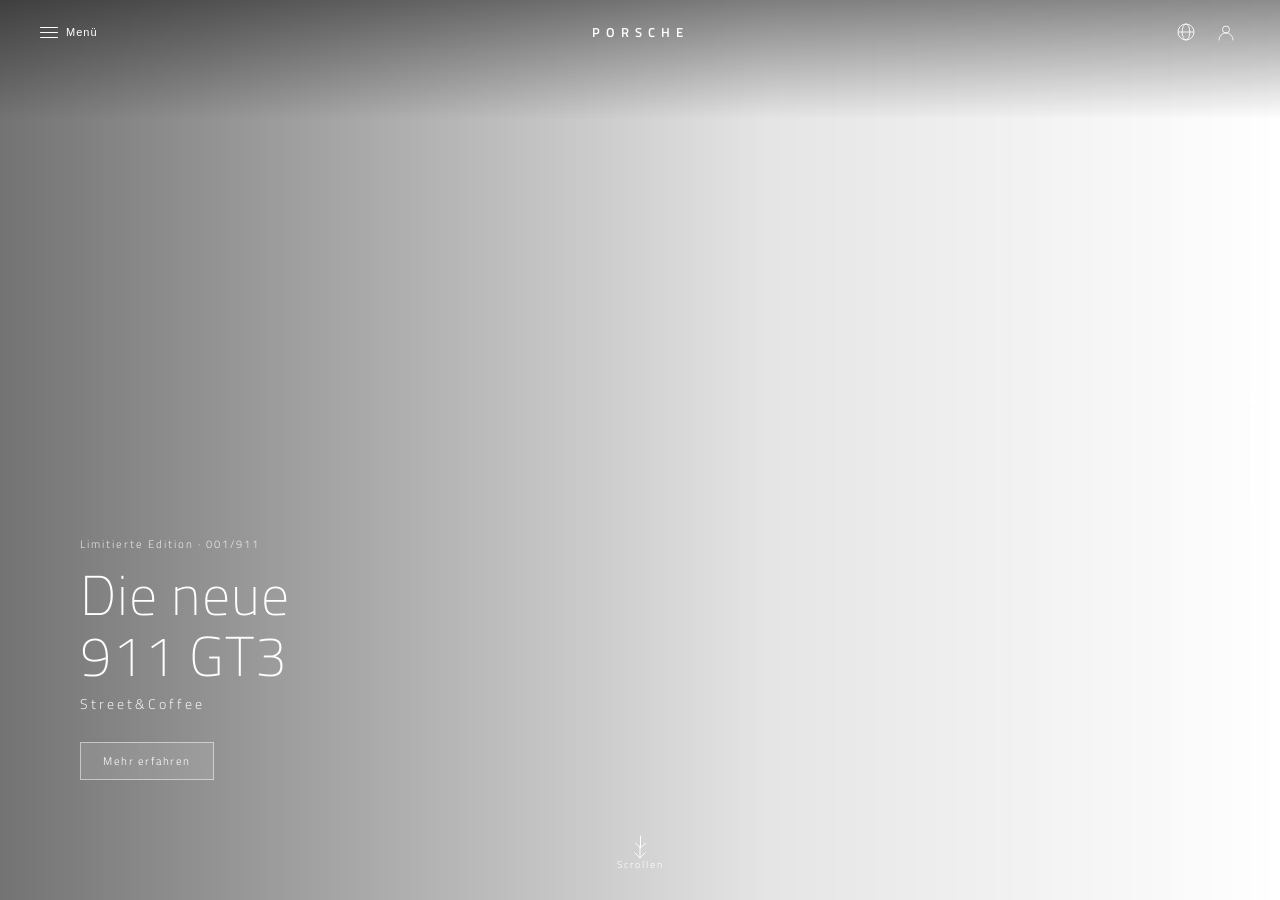
<file: index.html>
<!DOCTYPE html>
<html lang="de">

<head>
    <meta charset="UTF-8">
    <meta name="viewport" content="width=device-width, initial-scale=1.0">
    <title>Porsche Brewing</title>
    <link rel="preconnect" href="https://fonts.googleapis.com">
    <link href="https://fonts.googleapis.com/css2?family=Titillium+Web:wght@200;300;400;600&display=swap"
        rel="stylesheet">
    <link rel="stylesheet" href="style.css">
</head>

<body>

    <div class="overlay" id="overlay">
        <div class="ov-top">
            <span class="ov-brand">PORSCHE</span>
            <button class="ov-close" onclick="closeMenu()">&#x2715;</button>
        </div>
        <ul class="ov-nav">
            <li><a href="index.html">Startseite</a></li>
            <li><a href="cayenne.html">Cayenne S+V</a></li>
            <li><a href="gt3.html">911 GT3</a></li>
            <li><a href="panamera.html">Panamera Comfort</a></li>
            <li><a href="#">Zubehör</a></li>
            <li><a href="#">Händler</a></li>
        </ul>
    </div>

    <nav id="nav" class="dark">
        <div class="nav-left">
            <button class="nav-menu-btn" onclick="openMenu()">
                <div class="ham"><i></i><i></i><i></i></div>
                <span class="lbl">Menü</span>
            </button>
        </div>
        <span class="nav-brand">PORSCHE</span>
        <div class="nav-right">
            <button class="nav-icon">
                <svg width="20" height="20" fill="none" viewBox="0 0 20 20">
                    <circle cx="10" cy="10" r="8" stroke="white" stroke-width=".85" />
                    <ellipse cx="10" cy="10" rx="3.8" ry="8" stroke="white" stroke-width=".85" />
                    <line x1="2" y1="10" x2="18" y2="10" stroke="white" stroke-width=".85" />
                </svg>
            </button>
            <button class="nav-icon">
                <svg width="20" height="20" fill="none" viewBox="0 0 20 20">
                    <circle cx="10" cy="7.5" r="3.5" stroke="white" stroke-width=".85" />
                    <path d="M3 18c0-3.866 3.134-7 7-7s7 3.134 7 7" stroke="white" stroke-width=".85"
                        stroke-linecap="round" />
                </svg>
            </button>
        </div>
    </nav>

    <div id="scroller">

        <div class="panel p-hero" data-theme="dark">
            <div class="panel-bg"
                style="background-image: url('images/Espresso_machine_pouring_espresso_202606160926.mp4');"></div>
            <div class="hero-grad"></div>
            <div class="panel-body">
                <p class="panel-eyebrow">Limitierte Edition · 001/911</p>
                <h1 class="panel-title">Die neue<br>911 GT3</h1>
                <p class="panel-sub">Street&amp;Coffee</p>
                <a href="#" class="btn-glass">Mehr erfahren</a>
            </div>
            <div class="hero-arrow">
                <svg width="20" height="20" fill="none" viewBox="0 0 20 20">
                    <path d="M10 4v12M5 11l5 5 5-5" stroke="white" stroke-width=".9" stroke-linecap="round" />
                </svg>
            </div>
        </div>

        <div class="panel p-thumbs" data-theme="light">
            <div class="thumbs-row">
                <div class="thumb">
                    <div class="thumb-bg" style="background-image: url('images/cayenne.png');"></div>
                    <div class="thumb-label">Cayenne S+V</div>
                </div>
                <div class="thumb">
                    <div class="thumb-bg" style="background-image: url('images/panamera.png');"></div>
                    <div class="thumb-label">Panamera Comfort</div>
                </div>
                <div class="thumb">
                    <div class="thumb-bg" style="background-image: url('images/gt3.png');"></div>
                    <div class="thumb-label">911 GT3C</div>
                </div>
            </div>
            <div class="specs-text">
                Cayenne S+V: 2 Gruppen · 3 Auslässe · 45 mm · Energieklasse A ·
                Panamera Comfort: Behältergröße 500 g · Reinigungsprogramm: Auto, Clean, Kaltbrause ·
                911 GT3C: Druck 9 bar konstant · Gewicht 18 kg
            </div>
        </div>

        <div class="panel p-claim" data-theme="light">
            <h2>Ihre Porsche Essenz beginnt jetzt.</h2>
        </div>

        <div class="panel p-finder" data-theme="light">
            <div class="finder-left">
                <h3>Finden Sie Ihre Porsche<br>Brewing Performance.</h3>
                <p>Ob für die Heimbar oder die professionelle Küche.</p>
                <small>Geben Sie einen Ort für Ihre Suche an:</small>
                <div class="finder-input">
                    <input type="text" placeholder="PLZ oder Ort">
                </div>
            </div>
            <div class="finder-right">
                <img src="images/lineup.png" alt="Alle Modelle">
            </div>
        </div>

        <div class="panel p-zub-header" data-theme="dark">
            <div class="zub-bg" style="background-image: url('images/zubehoer.png');"></div>
            <div class="zub-grad"></div>
            <div class="zub-content">
                <h2>Entdecken Sie Porsche<br>Zubehör</h2>
                <a href="#" class="btn-outline-white">Zum Onlineshop</a>
            </div>
        </div>

        <div class="panel p-zub-tiles" data-theme="dark">
            <div class="ztile">
                <div class="ztile-bg" style="background-image: url('images/accessories.png');"></div>
                <div class="ztile-foot">
                    <span class="ztile-label">Maschinenzubehör</span>
                </div>
            </div>
            <div class="ztile">
                <div class="ztile-bg" style="background-image: url('images/roastery.png');"></div>
                <div class="ztile-foot">
                    <span class="ztile-label">Roastery &amp; Flavours</span>
                </div>
            </div>
            <div class="ztile">
                <div class="ztile-bg" style="background-image: url('images/barista.png');"></div>
                <div class="ztile-foot">
                    <span class="ztile-label">Barista &amp; Lifestyle</span>
                </div>
            </div>
        </div>

        <div class="panel p-footer" data-theme="dark">
            <div class="footer-back">
                <button class="back-btn" onclick="goTo(0)">Nach oben</button>
            </div>
            <div class="footer-grid">
                <div class="footer-col">
                    <h4>Aktuelle Region / Sprache</h4>
                    <a href="#">Deutschland / Deutsch</a>
                    <a href="#">Ändern</a>
                </div>
                <div class="footer-col">
                    <h4>Unternehmen</h4>
                    <a href="#">Investor Relations</a>
                    <a href="#">Karriere</a>
                    <a href="#">Newsroom &amp; Presse</a>
                </div>
                <div class="footer-col">
                    <h4>Porsche im Web</h4>
                    <a href="#">Porsche Homepage</a>
                    <a href="#">Shop</a>
                    <a href="#">Porsche Konfigurator</a>
                </div>
            </div>
            <p class="footer-legal">© 2026 Porsche Brewing GmbH · Impressum · Datenschutz</p>
        </div>

    </div>

    <div id="dots"></div>
    <div id="scrollHint">
        <svg width="18" height="18" fill="none" viewBox="0 0 18 18">
            <path d="M9 3v12M4 10l5 5 5-5" stroke="white" stroke-width=".9" stroke-linecap="round" />
        </svg>
        <span>Scrollen</span>
    </div>

    <script src="main.js"></script>
</body>

</html>
</file>
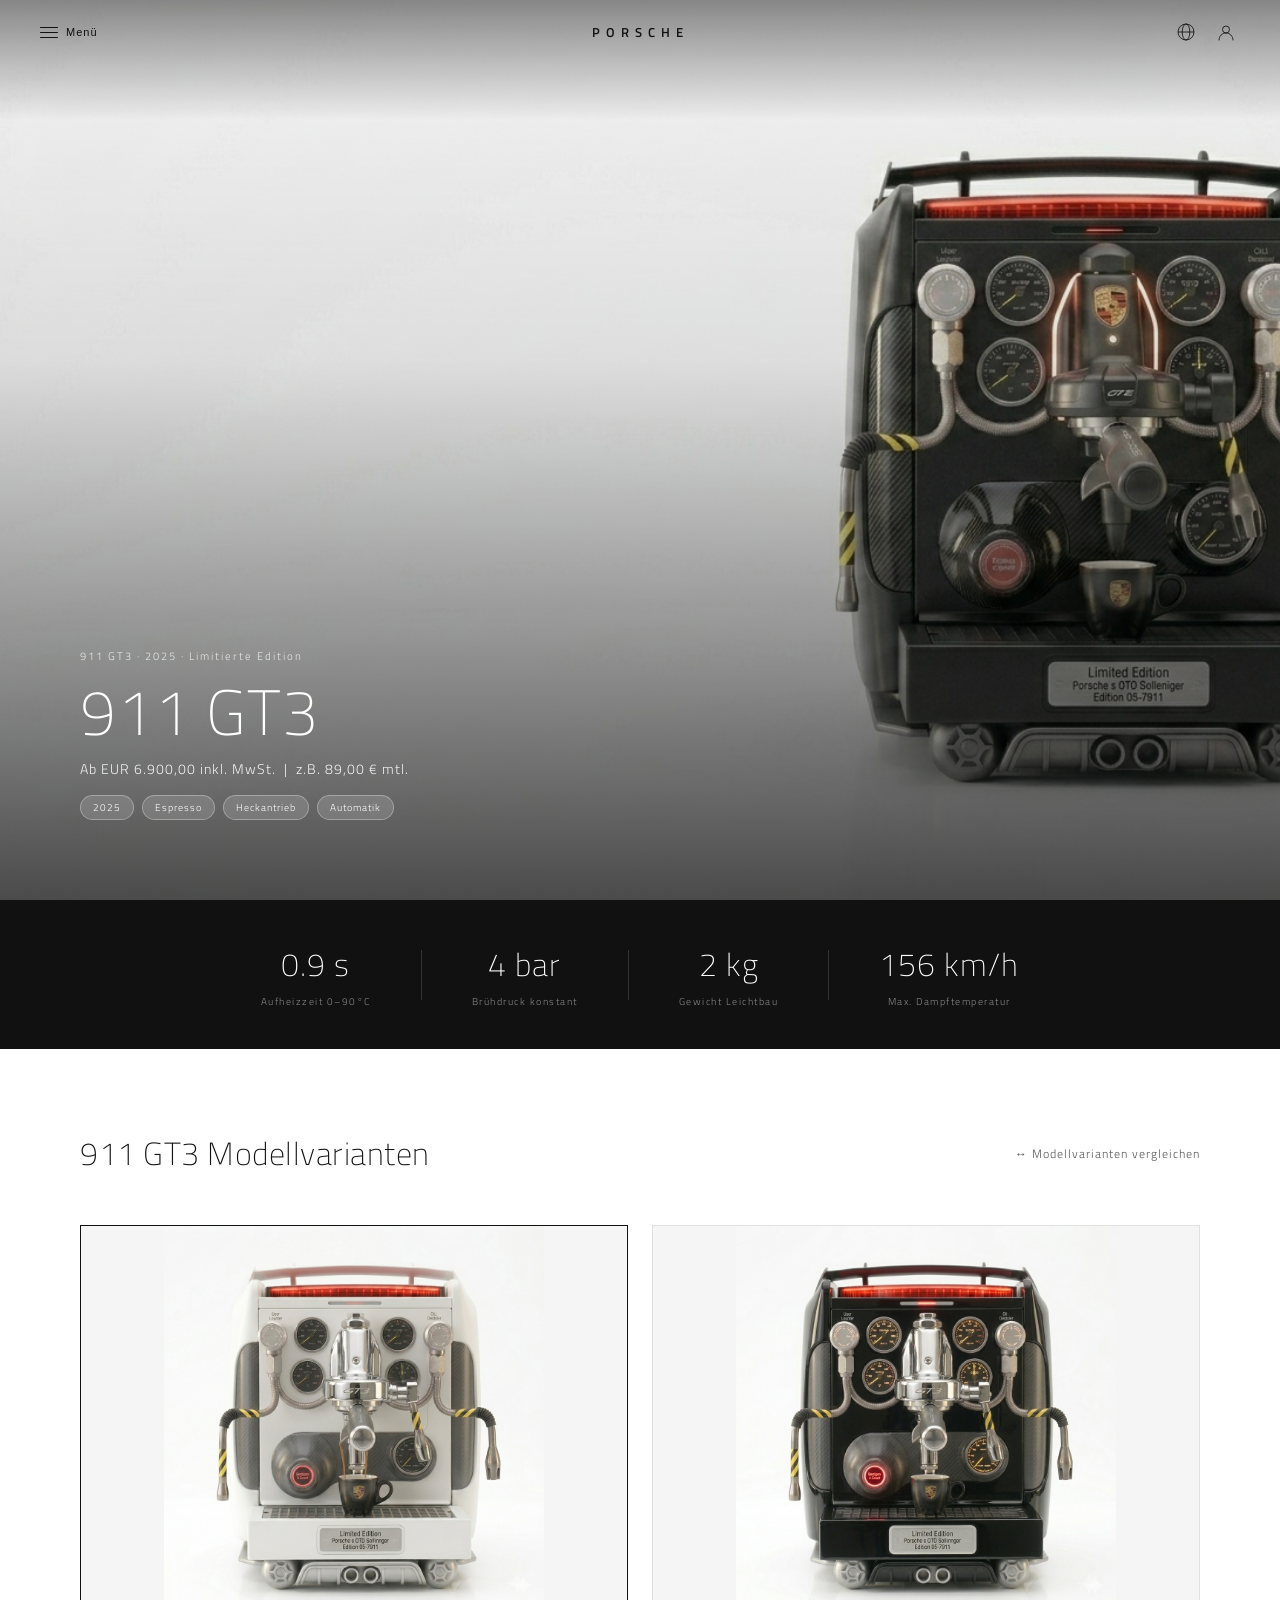
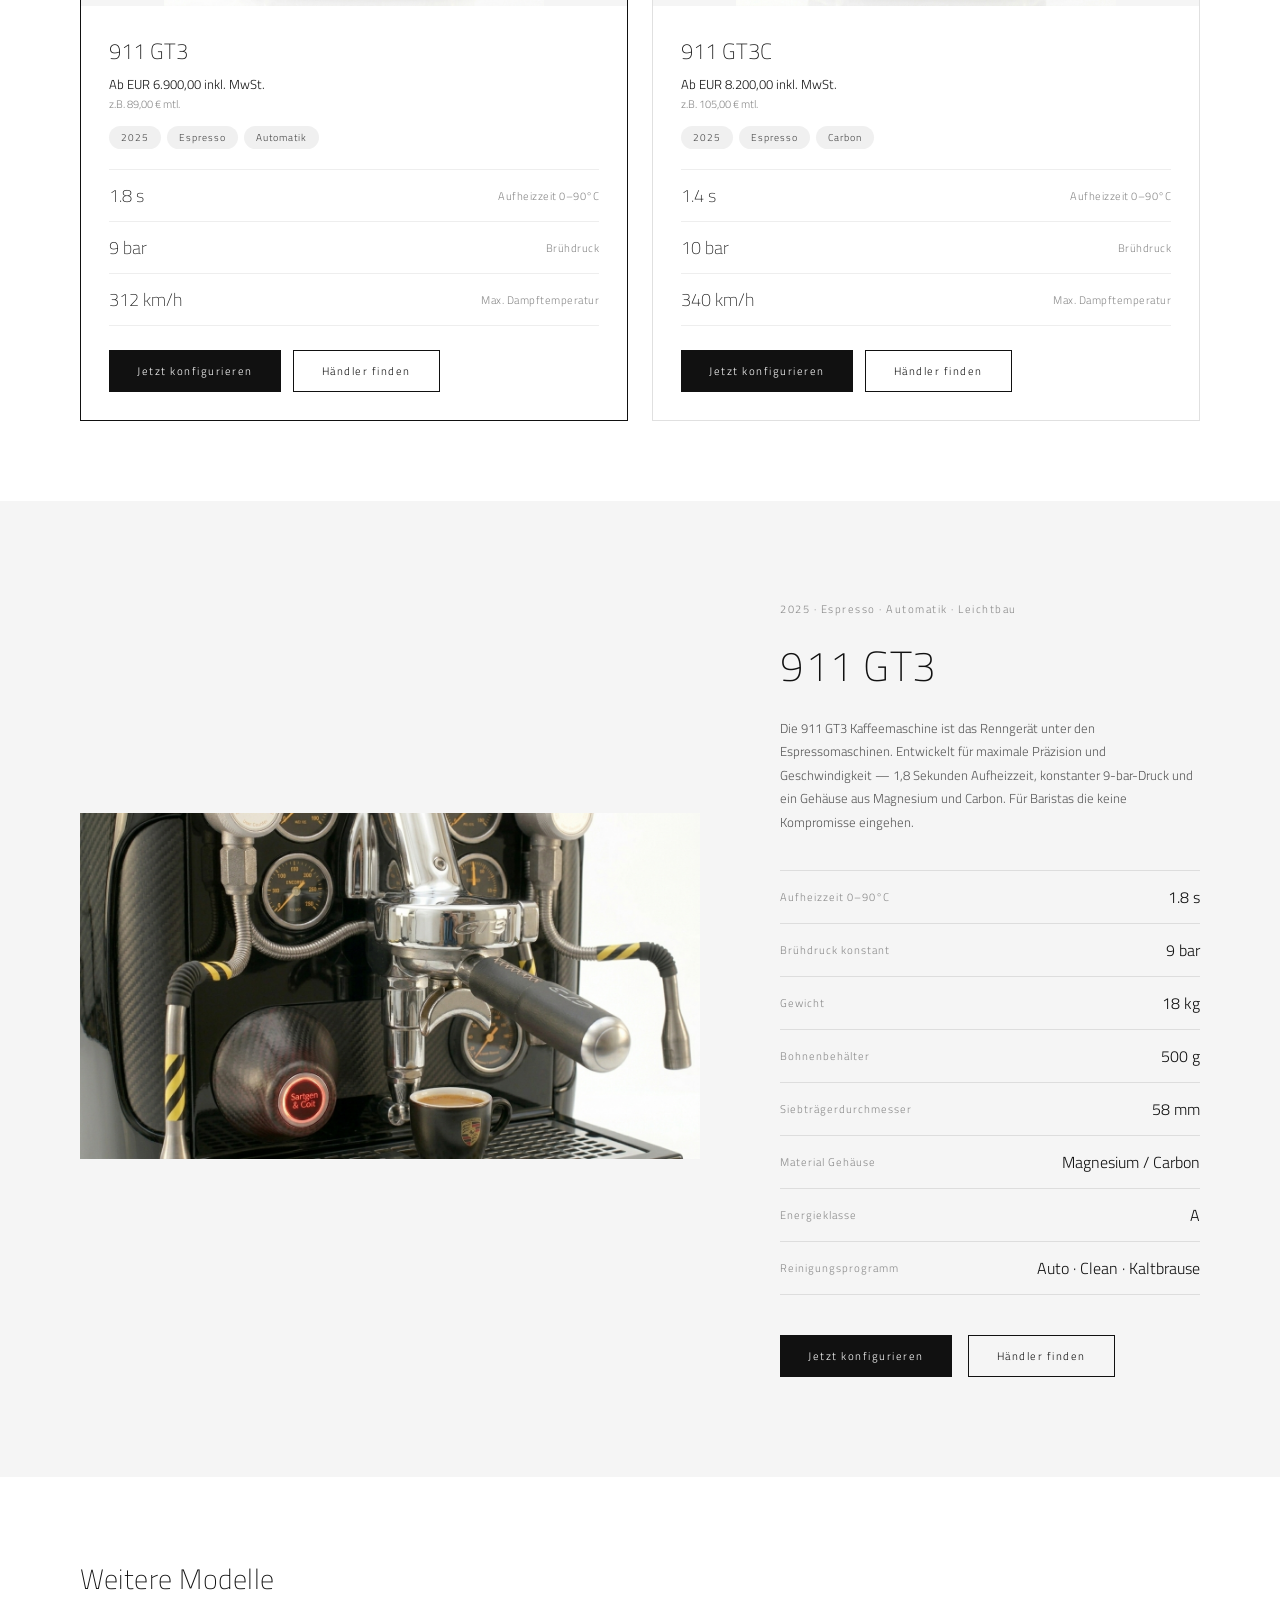
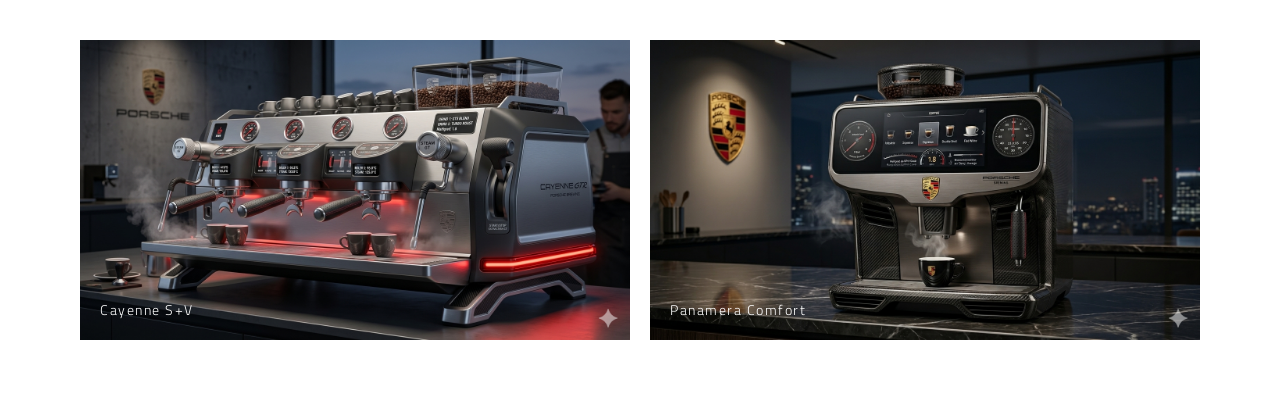
<file: gt3.html>
<!DOCTYPE html>
<html lang="de">

<head>
    <meta charset="UTF-8">
    <meta name="viewport" content="width=device-width, initial-scale=1.0">
    <title>911 GT3 | Porsche Brewing</title>
    <link rel="preconnect" href="https://fonts.googleapis.com">
    <link href="https://fonts.googleapis.com/css2?family=Titillium+Web:wght@200;300;400;600&display=swap"
        rel="stylesheet">
    <link rel="stylesheet" href="style.css">
    <link rel="stylesheet" href="product.css">
</head>

<body class="product-page">

    <nav id="nav" class="dark">
        <div class="nav-left">
            <button class="nav-menu-btn" onclick="openMenu()">
                <div class="ham"><i></i><i></i><i></i></div>
                <span class="lbl">Menü</span>
            </button>
        </div>
        <span class="nav-brand">PORSCHE</span>
        <div class="nav-right">
            <button class="nav-icon">
                <svg width="20" height="20" fill="none" viewBox="0 0 20 20">
                    <circle cx="10" cy="10" r="8" stroke="currentColor" stroke-width=".85" />
                    <ellipse cx="10" cy="10" rx="3.8" ry="8" stroke="currentColor" stroke-width=".85" />
                    <line x1="2" y1="10" x2="18" y2="10" stroke="currentColor" stroke-width=".85" />
                </svg>
            </button>
            <button class="nav-icon">
                <svg width="20" height="20" fill="none" viewBox="0 0 20 20">
                    <circle cx="10" cy="7.5" r="3.5" stroke="currentColor" stroke-width=".85" />
                    <path d="M3 18c0-3.866 3.134-7 7-7s7 3.134 7 7" stroke="currentColor" stroke-width=".85"
                        stroke-linecap="round" />
                </svg>
            </button>
        </div>
    </nav>

    <div class="overlay" id="overlay">
        <div class="ov-top">
            <span class="ov-brand">PORSCHE</span>
            <button class="ov-close" onclick="closeMenu()">&#x2715;</button>
        </div>
        <ul class="ov-nav">
            <li><a href="index.html">Startseite</a></li>
            <li><a href="cayenne.html">Cayenne S+V</a></li>
            <li><a href="gt3.html">911 GT3</a></li>
            <li><a href="panamera.html">Panamera Comfort</a></li>
            <li><a href="#">Zubehör</a></li>
            <li><a href="#">Händler</a></li>
        </ul>
    </div>

    <!-- HERO -->
    <section class="prod-hero">
        <div class="prod-hero-bg" style="background-image: url('images/gt3-landingpage.png');"></div>
        <div class="prod-hero-grad"></div>
        <div class="prod-hero-content">
            <p class="prod-eyebrow">911 GT3 · 2025 · Limitierte Edition</p>
            <h1 class="prod-title">911 GT3</h1>
            <p class="prod-price">Ab EUR 6.900,00 inkl. MwSt. &nbsp;|&nbsp; z.B. 89,00 € mtl.</p>
            <div class="prod-hero-tags">
                <span class="tag">2025</span>
                <span class="tag">Espresso</span>
                <span class="tag">Heckantrieb</span>
                <span class="tag">Automatik</span>
            </div>
        </div>
    </section>

    <!-- SPECS BAR -->
    <section class="prod-specs-bar">
        <div class="spec-item">
            <span class="spec-value" data-target="1.8" data-suffix=" s">0 s</span>
            <span class="spec-label">Aufheizzeit 0–90°C</span>
        </div>
        <div class="spec-divider"></div>
        <div class="spec-item">
            <span class="spec-value" data-target="9" data-suffix=" bar">0 bar</span>
            <span class="spec-label">Brühdruck konstant</span>
        </div>
        <div class="spec-divider"></div>
        <div class="spec-item">
            <span class="spec-value" data-target="5" data-suffix=" kg">0 kg</span>
            <span class="spec-label">Gewicht Leichtbau</span>
        </div>
        <div class="spec-divider"></div>
        <div class="spec-item">
            <span class="spec-value" data-target="312" data-suffix=" km/h">0 km/h</span>
            <span class="spec-label">Max. Dampftemperatur</span>
        </div>
    </section>

    <!-- MODELLVARIANTEN -->
    <section class="prod-variants">
        <div class="variants-header">
            <h2>911 GT3 Modellvarianten</h2>
            <a href="#" class="variants-compare">↔ Modellvarianten vergleichen</a>
        </div>
        <div class="variants-grid">
            <div class="variant-card active">
                <div class="variant-img" style="background-image: url('images/gt3-weiß.png');"></div>
                <div class="variant-info">
                    <h3>911 GT3</h3>
                    <p class="variant-price">Ab EUR 6.900,00 inkl. MwSt.</p>
                    <p class="variant-monthly">z.B. 89,00 € mtl.</p>
                    <div class="variant-tags">
                        <span class="tag">2025</span>
                        <span class="tag">Espresso</span>
                        <span class="tag">Automatik</span>
                    </div>
                    <div class="variant-specs">
                        <div class="vs-row">
                            <span class="vs-val">1.8 s</span>
                            <span class="vs-lbl">Aufheizzeit 0–90°C</span>
                        </div>
                        <div class="vs-row">
                            <span class="vs-val">9 bar</span>
                            <span class="vs-lbl">Brühdruck</span>
                        </div>
                        <div class="vs-row">
                            <span class="vs-val">312 km/h</span>
                            <span class="vs-lbl">Max. Dampftemperatur</span>
                        </div>
                    </div>
                    <div class="variant-actions">
                        <a href="#" class="btn-primary">Jetzt konfigurieren</a>
                        <a href="#" class="btn-secondary">Händler finden</a>
                    </div>
                </div>
            </div>

            <div class="variant-card">
                <div class="variant-img" style="background-image: url('images/gt3-schwarz.png');"></div>
                <div class="variant-info">
                    <h3>911 GT3C</h3>
                    <p class="variant-price">Ab EUR 8.200,00 inkl. MwSt.</p>
                    <p class="variant-monthly">z.B. 105,00 € mtl.</p>
                    <div class="variant-tags">
                        <span class="tag">2025</span>
                        <span class="tag">Espresso</span>
                        <span class="tag">Carbon</span>
                    </div>
                    <div class="variant-specs">
                        <div class="vs-row">
                            <span class="vs-val">1.4 s</span>
                            <span class="vs-lbl">Aufheizzeit 0–90°C</span>
                        </div>
                        <div class="vs-row">
                            <span class="vs-val">10 bar</span>
                            <span class="vs-lbl">Brühdruck</span>
                        </div>
                        <div class="vs-row">
                            <span class="vs-val">340 km/h</span>
                            <span class="vs-lbl">Max. Dampftemperatur</span>
                        </div>
                    </div>
                    <div class="variant-actions">
                        <a href="#" class="btn-primary">Jetzt konfigurieren</a>
                        <a href="#" class="btn-secondary">Händler finden</a>
                    </div>
                </div>
            </div>
        </div>
    </section>

    <!-- DETAIL BEREICH -->
    <section class="prod-detail">
        <div class="prod-detail-left">
            <img src="images/gt3-detaill.png" alt="911 GT3">
        </div>
        <div class="prod-detail-right">
            <p class="prod-year-tag">2025 · Espresso · Automatik · Leichtbau</p>
            <h2>911 GT3</h2>
            <p class="prod-desc">
                Die 911 GT3 Kaffeemaschine ist das Renngerät unter den Espressomaschinen.
                Entwickelt für maximale Präzision und Geschwindigkeit — 1,8 Sekunden Aufheizzeit,
                konstanter 9-bar-Druck und ein Gehäuse aus Magnesium und Carbon.
                Für Baristas die keine Kompromisse eingehen.
            </p>
            <div class="prod-spec-list">
                <div class="prod-spec-row">
                    <span class="psr-lbl">Aufheizzeit 0–90°C</span>
                    <span class="psr-val">1.8 s</span>
                </div>
                <div class="prod-spec-row">
                    <span class="psr-lbl">Brühdruck konstant</span>
                    <span class="psr-val">9 bar</span>
                </div>
                <div class="prod-spec-row">
                    <span class="psr-lbl">Gewicht</span>
                    <span class="psr-val">18 kg</span>
                </div>
                <div class="prod-spec-row">
                    <span class="psr-lbl">Bohnenbehälter</span>
                    <span class="psr-val">500 g</span>
                </div>
                <div class="prod-spec-row">
                    <span class="psr-lbl">Siebträgerdurchmesser</span>
                    <span class="psr-val">58 mm</span>
                </div>
                <div class="prod-spec-row">
                    <span class="psr-lbl">Material Gehäuse</span>
                    <span class="psr-val">Magnesium / Carbon</span>
                </div>
                <div class="prod-spec-row">
                    <span class="psr-lbl">Energieklasse</span>
                    <span class="psr-val">A</span>
                </div>
                <div class="prod-spec-row">
                    <span class="psr-lbl">Reinigungsprogramm</span>
                    <span class="psr-val">Auto · Clean · Kaltbrause</span>
                </div>
            </div>
            <div class="prod-actions">
                <a href="#" class="btn-primary">Jetzt konfigurieren</a>
                <a href="#" class="btn-secondary">Händler finden</a>
            </div>
        </div>
    </section>

    <!-- WEITERE MODELLE -->
    <section class="prod-more">
        <h3>Weitere Modelle</h3>
        <div class="prod-more-grid">
            <a href="cayenne.html" class="prod-more-card">
                <div class="prod-more-img" style="background-image: url('images/cayenne.png');"></div>
                <span>Cayenne S+V</span>
            </a>
            <a href="panamera.html" class="prod-more-card">
                <div class="prod-more-img" style="background-image: url('images/panamera.png');"></div>
                <span>Panamera Comfort</span>
            </a>
        </div>
    </section>

    <script>
        function openMenu() {
            document.getElementById('overlay').classList.add('open');
        }
        function closeMenu() {
            document.getElementById('overlay').classList.remove('open');
        }
        document.getElementById('nav').className = 'light';

        // ── COUNT UP ANIMATION ──
        function countUp(el, target, duration, suffix) {
            let start = 0;
            const isDecimal = !Number.isInteger(target);
            const step = target / (duration / 16);
            const timer = setInterval(() => {
                start += step;
                if (start >= target) {
                    start = target;
                    clearInterval(timer);
                }
                el.textContent = isDecimal
                    ? start.toFixed(1) + suffix
                    : Math.floor(start) + suffix;
            }, 16);
        }

        // ── STARTEN WENN SICHTBAR ──
        const bar = document.querySelector('.prod-specs-bar');
        let animated = false;

        const observer = new IntersectionObserver((entries) => {
            entries.forEach(entry => {
                if (entry.isIntersecting && !animated) {
                    animated = true;
                    document.querySelectorAll('.spec-value[data-target]').forEach(el => {
                        const target = parseFloat(el.dataset.target);
                        const suffix = el.dataset.suffix;
                        countUp(el, target, 1500, suffix);
                    });
                }
            });
        }, { threshold: 0.3 });

        observer.observe(bar);
    </script>
</body>

</html>
</file>
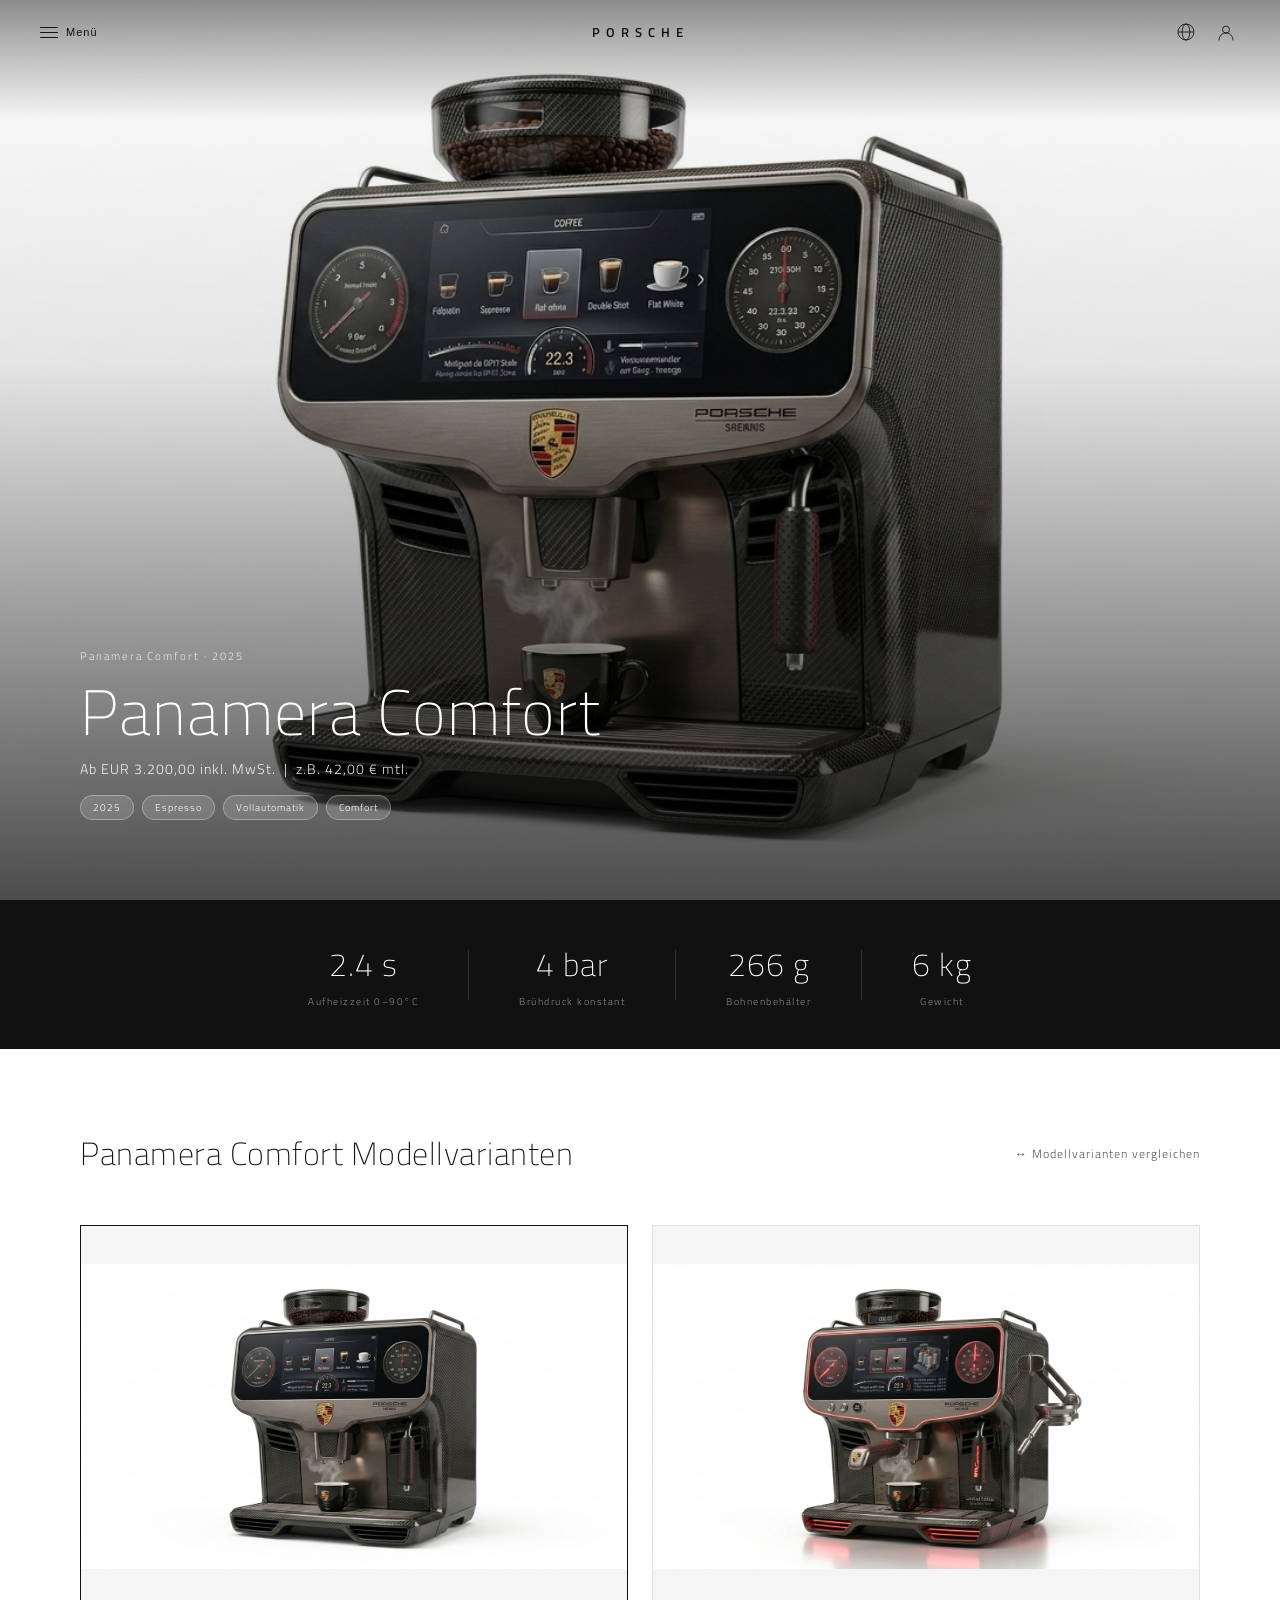
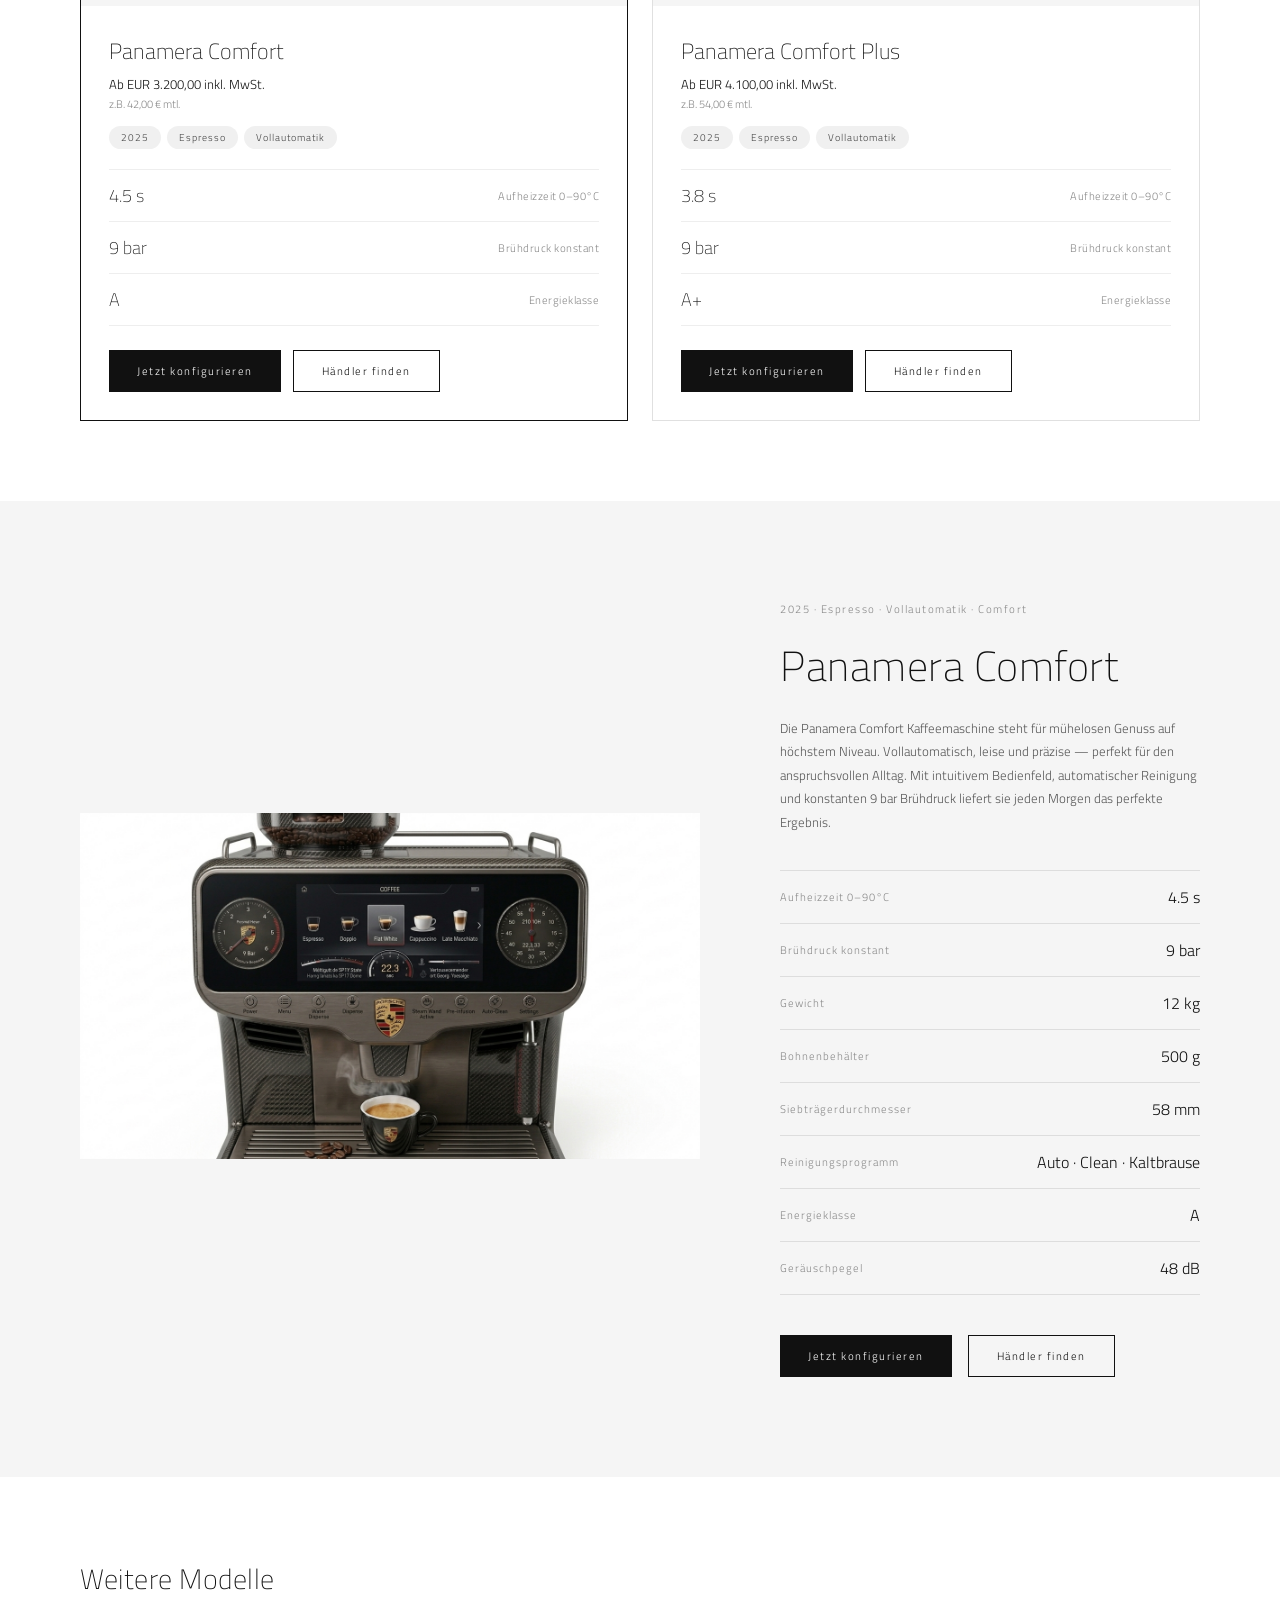
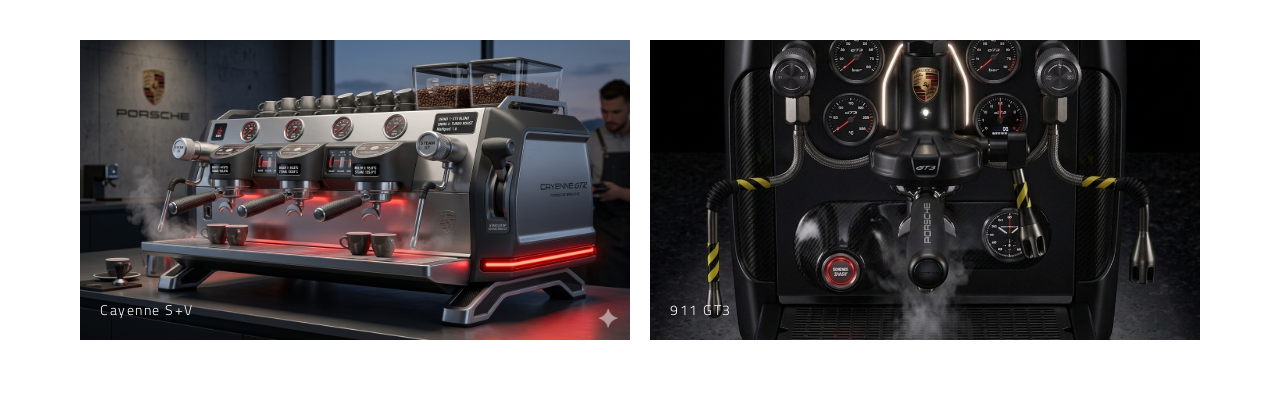
<file: panamera.html>
<!DOCTYPE html>
<html lang="de">

<head>
    <meta charset="UTF-8">
    <meta name="viewport" content="width=device-width, initial-scale=1.0">
    <title>Panamera Comfort | Porsche Brewing</title>
    <link rel="preconnect" href="https://fonts.googleapis.com">
    <link href="https://fonts.googleapis.com/css2?family=Titillium+Web:wght@200;300;400;600&display=swap"
        rel="stylesheet">
    <link rel="stylesheet" href="style.css">
    <link rel="stylesheet" href="product.css">
</head>

<body class="product-page">

    <nav id="nav" class="dark">
        <div class="nav-left">
            <button class="nav-menu-btn" onclick="openMenu()">
                <div class="ham"><i></i><i></i><i></i></div>
                <span class="lbl">Menü</span>
            </button>
        </div>
        <span class="nav-brand">PORSCHE</span>
        <div class="nav-right">
            <button class="nav-icon">
                <svg width="20" height="20" fill="none" viewBox="0 0 20 20">
                    <circle cx="10" cy="10" r="8" stroke="currentColor" stroke-width=".85" />
                    <ellipse cx="10" cy="10" rx="3.8" ry="8" stroke="currentColor" stroke-width=".85" />
                    <line x1="2" y1="10" x2="18" y2="10" stroke="currentColor" stroke-width=".85" />
                </svg>
            </button>
            <button class="nav-icon">
                <svg width="20" height="20" fill="none" viewBox="0 0 20 20">
                    <circle cx="10" cy="7.5" r="3.5" stroke="currentColor" stroke-width=".85" />
                    <path d="M3 18c0-3.866 3.134-7 7-7s7 3.134 7 7" stroke="currentColor" stroke-width=".85"
                        stroke-linecap="round" />
                </svg>
            </button>
        </div>
    </nav>

    <div class="overlay" id="overlay">
        <div class="ov-top">
            <span class="ov-brand">PORSCHE</span>
            <button class="ov-close" onclick="closeMenu()">&#x2715;</button>
        </div>
        <ul class="ov-nav">
            <li><a href="index.html">Startseite</a></li>
            <li><a href="cayenne.html">Cayenne S+V</a></li>
            <li><a href="gt3.html">911 GT3</a></li>
            <li><a href="panamera.html">Panamera Comfort</a></li>
            <li><a href="#">Zubehör</a></li>
            <li><a href="#">Händler</a></li>
        </ul>
    </div>

    <!-- HERO -->
    <section class="prod-hero">
        <div class="prod-hero-bg" style="background-image: url('images/panamera-titel.png');"></div>
        <div class="prod-hero-grad"></div>
        <div class="prod-hero-content">
            <p class="prod-eyebrow">Panamera Comfort · 2025</p>
            <h1 class="prod-title">Panamera Comfort</h1>
            <p class="prod-price">Ab EUR 3.200,00 inkl. MwSt. &nbsp;|&nbsp; z.B. 42,00 € mtl.</p>
            <div class="prod-hero-tags">
                <span class="tag">2025</span>
                <span class="tag">Espresso</span>
                <span class="tag">Vollautomatik</span>
                <span class="tag">Comfort</span>
            </div>
        </div>
    </section>

    <!-- SPECS BAR -->
    <section class="prod-specs-bar">
        <div class="spec-item">
            <span class="spec-value" data-target="4.5" data-suffix=" s">0 s</span>
            <span class="spec-label">Aufheizzeit 0–90°C</span>
        </div>
        <div class="spec-divider"></div>
        <div class="spec-item">
            <span class="spec-value" data-target="9" data-suffix=" bar">0 bar</span>
            <span class="spec-label">Brühdruck konstant</span>
        </div>
        <div class="spec-divider"></div>
        <div class="spec-item">
            <span class="spec-value" data-target="500" data-suffix=" g">0 g</span>
            <span class="spec-label">Bohnenbehälter</span>
        </div>
        <div class="spec-divider"></div>
        <div class="spec-item">
            <span class="spec-value" data-target="12" data-suffix=" kg">0 kg</span>
            <span class="spec-label">Gewicht</span>
        </div>
    </section>

    <!-- MODELLVARIANTEN -->
    <section class="prod-variants">
        <div class="variants-header">
            <h2>Panamera Comfort Modellvarianten</h2>
            <a href="#" class="variants-compare">↔ Modellvarianten vergleichen</a>
        </div>
        <div class="variants-grid">
            <div class="variant-card active">
                <div class="variant-img" style="background-image: url('images/panamera-detail.png');"></div>
                <div class="variant-info">
                    <h3>Panamera Comfort</h3>
                    <p class="variant-price">Ab EUR 3.200,00 inkl. MwSt.</p>
                    <p class="variant-monthly">z.B. 42,00 € mtl.</p>
                    <div class="variant-tags">
                        <span class="tag">2025</span>
                        <span class="tag">Espresso</span>
                        <span class="tag">Vollautomatik</span>
                    </div>
                    <div class="variant-specs">
                        <div class="vs-row">
                            <span class="vs-val">4.5 s</span>
                            <span class="vs-lbl">Aufheizzeit 0–90°C</span>
                        </div>
                        <div class="vs-row">
                            <span class="vs-val">9 bar</span>
                            <span class="vs-lbl">Brühdruck konstant</span>
                        </div>
                        <div class="vs-row">
                            <span class="vs-val">A</span>
                            <span class="vs-lbl">Energieklasse</span>
                        </div>
                    </div>
                    <div class="variant-actions">
                        <a href="#" class="btn-primary">Jetzt konfigurieren</a>
                        <a href="#" class="btn-secondary">Händler finden</a>
                    </div>
                </div>
            </div>

            <div class="variant-card">
                <div class="variant-img" style="background-image: url('images/panamera-rot.png');"></div>
                <div class="variant-info">
                    <h3>Panamera Comfort Plus</h3>
                    <p class="variant-price">Ab EUR 4.100,00 inkl. MwSt.</p>
                    <p class="variant-monthly">z.B. 54,00 € mtl.</p>
                    <div class="variant-tags">
                        <span class="tag">2025</span>
                        <span class="tag">Espresso</span>
                        <span class="tag">Vollautomatik</span>
                    </div>
                    <div class="variant-specs">
                        <div class="vs-row">
                            <span class="vs-val">3.8 s</span>
                            <span class="vs-lbl">Aufheizzeit 0–90°C</span>
                        </div>
                        <div class="vs-row">
                            <span class="vs-val">9 bar</span>
                            <span class="vs-lbl">Brühdruck konstant</span>
                        </div>
                        <div class="vs-row">
                            <span class="vs-val">A+</span>
                            <span class="vs-lbl">Energieklasse</span>
                        </div>
                    </div>
                    <div class="variant-actions">
                        <a href="#" class="btn-primary">Jetzt konfigurieren</a>
                        <a href="#" class="btn-secondary">Händler finden</a>
                    </div>
                </div>
            </div>
        </div>
    </section>

    <!-- DETAIL BEREICH -->
    <section class="prod-detail">
        <div class="prod-detail-left">
            <img src="images/panamera-nah.png" alt="Panamera Comfort">
        </div>
        <div class="prod-detail-right">
            <p class="prod-year-tag">2025 · Espresso · Vollautomatik · Comfort</p>
            <h2>Panamera Comfort</h2>
            <p class="prod-desc">
                Die Panamera Comfort Kaffeemaschine steht für mühelosen Genuss auf höchstem Niveau.
                Vollautomatisch, leise und präzise — perfekt für den anspruchsvollen Alltag.
                Mit intuitivem Bedienfeld, automatischer Reinigung und konstanten 9 bar Brühdruck
                liefert sie jeden Morgen das perfekte Ergebnis.
            </p>
            <div class="prod-spec-list">
                <div class="prod-spec-row">
                    <span class="psr-lbl">Aufheizzeit 0–90°C</span>
                    <span class="psr-val">4.5 s</span>
                </div>
                <div class="prod-spec-row">
                    <span class="psr-lbl">Brühdruck konstant</span>
                    <span class="psr-val">9 bar</span>
                </div>
                <div class="prod-spec-row">
                    <span class="psr-lbl">Gewicht</span>
                    <span class="psr-val">12 kg</span>
                </div>
                <div class="prod-spec-row">
                    <span class="psr-lbl">Bohnenbehälter</span>
                    <span class="psr-val">500 g</span>
                </div>
                <div class="prod-spec-row">
                    <span class="psr-lbl">Siebträgerdurchmesser</span>
                    <span class="psr-val">58 mm</span>
                </div>
                <div class="prod-spec-row">
                    <span class="psr-lbl">Reinigungsprogramm</span>
                    <span class="psr-val">Auto · Clean · Kaltbrause</span>
                </div>
                <div class="prod-spec-row">
                    <span class="psr-lbl">Energieklasse</span>
                    <span class="psr-val">A</span>
                </div>
                <div class="prod-spec-row">
                    <span class="psr-lbl">Geräuschpegel</span>
                    <span class="psr-val">48 dB</span>
                </div>
            </div>
            <div class="prod-actions">
                <a href="#" class="btn-primary">Jetzt konfigurieren</a>
                <a href="#" class="btn-secondary">Händler finden</a>
            </div>
        </div>
    </section>

    <!-- WEITERE MODELLE -->
    <section class="prod-more">
        <h3>Weitere Modelle</h3>
        <div class="prod-more-grid">
            <a href="cayenne.html" class="prod-more-card">
                <div class="prod-more-img" style="background-image: url('images/cayenne.png');"></div>
                <span>Cayenne S+V</span>
            </a>
            <a href="gt3.html" class="prod-more-card">
                <div class="prod-more-img" style="background-image: url('images/gt3.png');"></div>
                <span>911 GT3</span>
            </a>
        </div>
    </section>

    <script>
        function openMenu() {
            document.getElementById('overlay').classList.add('open');
        }
        function closeMenu() {
            document.getElementById('overlay').classList.remove('open');
        }
        document.getElementById('nav').className = 'light';

        // ── COUNT UP ANIMATION ──
        function countUp(el, target, duration, suffix) {
            let start = 0;
            const isDecimal = !Number.isInteger(target);
            const step = target / (duration / 16);
            const timer = setInterval(() => {
                start += step;
                if (start >= target) {
                    start = target;
                    clearInterval(timer);
                }
                el.textContent = isDecimal
                    ? start.toFixed(1) + suffix
                    : Math.floor(start) + suffix;
            }, 16);
        }

        const bar = document.querySelector('.prod-specs-bar');
        let animated = false;

        const observer = new IntersectionObserver((entries) => {
            entries.forEach(entry => {
                if (entry.isIntersecting && !animated) {
                    animated = true;
                    document.querySelectorAll('.spec-value[data-target]').forEach(el => {
                        const target = parseFloat(el.dataset.target);
                        const suffix = el.dataset.suffix;
                        countUp(el, target, 1500, suffix);
                    });
                }
            });
        }, { threshold: 0.3 });

        observer.observe(bar);
    </script>
</body>

</html>
</file>
<file: style.css>
* {
    margin: 0;
    padding: 0;
    box-sizing: border-box;
}

html,
body {
    width: 100%;
    height: 100%;
    overflow: hidden;
    font-family: 'Titillium Web', sans-serif;
}

/* ── NAV ── */
#nav {
    position: fixed;
    top: 0;
    left: 0;
    right: 0;
    z-index: 100;
    display: flex;
    align-items: center;
    justify-content: space-between;
    padding: 0 40px;
    height: 64px;
    transition: color 0.3s;
}

/* ── NAV GRADIENT SCHATTEN ── */
#nav::before {
    content: '';
    position: fixed;
    top: 0;
    left: 0;
    right: 0;
    height: 120px;
    background: linear-gradient(to bottom, rgba(0, 0, 0, 0.45) 0%, transparent 100%);
    pointer-events: none;
    z-index: -1;
}

#nav.dark .nav-brand,
#nav.dark .lbl,
#nav.dark .nav-icon svg circle,
#nav.dark .nav-icon svg path,
#nav.dark .nav-icon svg ellipse,
#nav.dark .nav-icon svg line {
    stroke: white;
    color: white;
}

#nav.light .nav-brand,
#nav.light .lbl {
    color: #111;
}

#nav.light .nav-icon svg circle,
#nav.light .nav-icon svg path,
#nav.light .nav-icon svg ellipse,
#nav.light .nav-icon svg line {
    stroke: #111;
}

#nav.light .ham i {
    background: #111;
}

#nav.dark .ham i {
    background: white;
}

.nav-brand {
    position: absolute;
    left: 50%;
    transform: translateX(-50%);
    font-size: 13px;
    font-weight: 600;
    letter-spacing: 6px;
    text-transform: uppercase;
    white-space: nowrap;
}

.nav-left,
.nav-right {
    display: flex;
    align-items: center;
    gap: 12px;
}

.nav-menu-btn {
    background: none;
    border: none;
    cursor: pointer;
    display: flex;
    align-items: center;
    gap: 8px;
}

.ham {
    display: flex;
    flex-direction: column;
    gap: 4px;
}

.ham i {
    display: block;
    width: 18px;
    height: 1px;
    border-radius: 1px;
}

.lbl {
    font-size: 11px;
    letter-spacing: 1px;
    font-weight: 300;
}

.nav-icon {
    background: none;
    border: none;
    cursor: pointer;
    padding: 4px;
    display: flex;
    align-items: center;
}

/* ── OVERLAY MENU ── */
.overlay {
    position: fixed;
    inset: 0;
    background: #111;
    z-index: 200;
    display: flex;
    flex-direction: column;
    padding: 0 40px;
    transform: translateX(-100%);
    transition: transform 0.4s ease;
}

.overlay.open {
    transform: translateX(0);
}

.ov-top {
    display: flex;
    align-items: center;
    justify-content: space-between;
    height: 64px;
}

.ov-brand {
    color: white;
    font-size: 13px;
    font-weight: 600;
    letter-spacing: 4px;
}

.ov-close {
    background: none;
    border: none;
    color: white;
    font-size: 20px;
    cursor: pointer;
}

.ov-nav {
    list-style: none;
    margin-top: 40px;
}

.ov-nav li {
    border-bottom: 1px solid #333;
    padding: 20px 0;
}

.ov-nav a {
    color: white;
    text-decoration: none;
    font-size: 22px;
    font-weight: 200;
    letter-spacing: 1px;
}

/* ── SCROLLER ── */
#scroller {
    position: fixed;
    top: 0;
    left: 0;
    width: 100%;
    transition: transform 0.85s cubic-bezier(0.77, 0, 0.18, 1);
}

/* ── PANELS ── */
.panel {
    width: 100vw;
    height: 100vh;
    position: relative;
    overflow: hidden;
}

/* ── PANEL 1: HERO ── */
.panel-bg {
    position: absolute;
    inset: 0;
    background-size: cover;
    background-position: center center;
}

.hero-grad {
    position: absolute;
    inset: 0;
    background: linear-gradient(to right, rgba(0, 0, 0, 0.55) 0%, rgba(0, 0, 0, 0.1) 60%, transparent 100%);
}

.panel-body {
    position: absolute;
    bottom: 120px;
    left: 80px;
    color: white;
}

.panel-eyebrow {
    font-size: 11px;
    letter-spacing: 2px;
    font-weight: 300;
    margin-bottom: 12px;
    opacity: 0.8;
}

.panel-title {
    font-size: 56px;
    font-weight: 200;
    line-height: 1.1;
    margin-bottom: 6px;
    letter-spacing: 1px;
}

.panel-sub {
    font-size: 14px;
    font-weight: 300;
    letter-spacing: 3px;
    margin-bottom: 28px;
    opacity: 0.85;
}

.btn-glass {
    display: inline-flex;
    align-items: center;
    gap: 8px;
    padding: 10px 22px;
    border: 1px solid rgba(255, 255, 255, 0.5);
    background: rgba(255, 255, 255, 0.1);
    backdrop-filter: blur(6px);
    color: white;
    text-decoration: none;
    font-size: 11px;
    letter-spacing: 1.5px;
    font-weight: 300;
    transition: background 0.2s;
}

.btn-glass:hover {
    background: rgba(255, 255, 255, 0.2);
}

.hero-arrow {
    position: absolute;
    bottom: 32px;
    left: 50%;
    transform: translateX(-50%);
    animation: bounce 1.8s infinite;
}

@keyframes bounce {

    0%,
    100% {
        transform: translateX(-50%) translateY(0);
    }

    50% {
        transform: translateX(-50%) translateY(6px);
    }
}

/* ── PANEL 2: THUMBNAILS ── */
.p-thumbs {
    background: #f5f5f5;
    display: flex;
    flex-direction: column;
    justify-content: center;
    padding: 80px;
}

.thumbs-row {
    display: flex;
    gap: 20px;
    margin-bottom: 32px;
}

.thumb {
    flex: 1;
    height: 340px;
    position: relative;
    overflow: hidden;
    cursor: pointer;
}

.thumb-bg {
    position: absolute;
    inset: 0;
    background-size: cover;
    background-position: center;
    transition: transform 0.4s ease;
}

.thumb:hover .thumb-bg {
    transform: scale(1.03);
}

.thumb-label {
    position: absolute;
    bottom: 16px;
    left: 16px;
    color: white;
    font-size: 12px;
    letter-spacing: 1.5px;
    font-weight: 300;
}

.thumb-arr {
    position: absolute;
    bottom: 14px;
    right: 14px;
    width: 24px;
    height: 24px;
    border: 1px solid rgba(255, 255, 255, 0.5);
    border-radius: 50%;
    display: flex;
    align-items: center;
    justify-content: center;
}

.specs-text {
    font-size: 11px;
    color: #666;
    line-height: 1.8;
    font-weight: 300;
    letter-spacing: 0.3px;
}

/* ── PANEL 3: CLAIM ── */
.p-claim {
    background: white;
    display: flex;
    align-items: center;
    justify-content: center;
    position: relative;
    overflow: hidden;
}

.p-claim h2 {
    font-size: 42px;
    font-weight: 200;
    color: #111;
    letter-spacing: 1px;
    text-align: center;
    position: relative;
    z-index: 1;
}

/* ── PANEL 4: FINDER ── */
.p-finder {
    background: #f5f5f5;
    display: flex;
    align-items: center;
    padding: 80px;
    gap: 60px;
}

.finder-left {
    flex: 0 0 380px;
}

.finder-left h3 {
    font-size: 30px;
    font-weight: 200;
    color: #111;
    line-height: 1.3;
    margin-bottom: 16px;
}

.finder-left p {
    font-size: 13px;
    color: #555;
    font-weight: 300;
    line-height: 1.7;
    margin-bottom: 24px;
}

.finder-left small {
    font-size: 10px;
    color: #888;
    letter-spacing: 1px;
    display: block;
    margin-bottom: 10px;
}

.finder-input {
    display: flex;
    align-items: center;
    gap: 10px;
    border-bottom: 1px solid #ccc;
    padding-bottom: 8px;
}

.finder-input input {
    border: none;
    background: none;
    font-size: 13px;
    color: #333;
    outline: none;
    width: 100%;
    font-family: 'Titillium Web', sans-serif;
    font-weight: 300;
}

.finder-right {
    flex: 1;
    display: flex;
    align-items: center;
    justify-content: center;
}

.finder-right img {
    max-width: 100%;
    max-height: 70vh;
    object-fit: contain;
}

/* ── PANEL 5: ZUBEHÖR HEADER ── */
.p-zub-header {
    background: #111;
    display: flex;
    align-items: center;
    justify-content: flex-end;
}

.zub-bg {
    position: absolute;
    inset: 0;
    background-size: cover;
    background-position: center;
}

.zub-grad {
    position: absolute;
    inset: 0;
    background: linear-gradient(to left, rgba(0, 0, 0, 0.6) 0%, rgba(0, 0, 0, 0.1) 60%, transparent 100%);
}

.zub-content {
    position: relative;
    z-index: 2;
    color: white;
    text-align: right;
    padding-right: 80px;
}

.zub-content h2 {
    font-size: 42px;
    font-weight: 200;
    line-height: 1.3;
    margin-bottom: 28px;
    letter-spacing: 0.5px;
}

.btn-outline-white {
    display: inline-flex;
    align-items: center;
    gap: 8px;
    padding: 10px 22px;
    border: 1px solid white;
    color: white;
    text-decoration: none;
    font-size: 11px;
    letter-spacing: 1.5px;
    font-weight: 300;
    transition: background 0.2s;
}

.btn-outline-white:hover {
    background: rgba(255, 255, 255, 0.1);
}

/* ── PANEL 6: ZUBEHÖR TILES ── */
.p-zub-tiles {
    background: #111;
    display: flex;
    gap: 2px;
}

.ztile {
    flex: 1;
    position: relative;
    overflow: hidden;
    cursor: pointer;
    height: 100%;
}

.ztile-bg {
    position: absolute;
    inset: 0;
    background-size: cover;
    background-position: center;
    transition: transform 0.4s ease;
}

.ztile:hover .ztile-bg {
    transform: scale(1.03);
}

.ztile-foot {
    position: absolute;
    bottom: 0;
    left: 0;
    right: 0;
    padding: 56px 40px 32px;
    background: linear-gradient(to top, rgba(0, 0, 0, 0.7) 0%, transparent 100%);
    display: flex;
    align-items: flex-end;
    justify-content: space-between;
}

.ztile-label {
    color: white;
    font-size: 13px;
    letter-spacing: 1.5px;
    font-weight: 300;
}

.ztile-plus {
    width: 26px;
    height: 26px;
    border: 1px solid rgba(255, 255, 255, 0.5);
    border-radius: 50%;
    display: flex;
    align-items: center;
    justify-content: center;
}

/* ── PANEL 7: FOOTER ── */
.p-footer {
    background: #111;
    display: flex;
    flex-direction: column;
    justify-content: center;
    padding: 60px 80px;
}

.footer-back {
    margin-bottom: 40px;
}

.back-btn {
    background: none;
    border: none;
    color: white;
    cursor: pointer;
    display: flex;
    align-items: center;
    gap: 8px;
    font-size: 11px;
    letter-spacing: 1.5px;
    font-weight: 300;
    font-family: 'Titillium Web', sans-serif;
    opacity: 0.7;
    transition: opacity 0.2s;
}

.back-btn:hover {
    opacity: 1;
}

.footer-grid {
    display: grid;
    grid-template-columns: repeat(3, 1fr);
    gap: 40px;
    margin-bottom: 40px;
    padding-bottom: 40px;
    border-bottom: 1px solid #333;
}

.footer-col h4 {
    color: white;
    font-size: 10px;
    letter-spacing: 2px;
    font-weight: 600;
    margin-bottom: 14px;
}

.footer-col a {
    display: block;
    color: #888;
    text-decoration: none;
    font-size: 12px;
    font-weight: 300;
    margin-bottom: 8px;
    transition: color 0.2s;
}

.footer-col a:hover {
    color: white;
}

.footer-bottom {
    display: flex;
    align-items: center;
    justify-content: space-between;
}

.footer-social {
    display: flex;
    gap: 16px;
}

.footer-social a {
    color: #666;
    transition: color 0.2s;
}

.footer-social a:hover {
    color: white;
}

.footer-legal {
    color: #444;
    font-size: 11px;
    font-weight: 300;
}

/* ── SCROLL DOTS ── */
#dots {
    position: fixed;
    right: 24px;
    top: 50%;
    transform: translateY(-50%);
    display: flex;
    flex-direction: column;
    gap: 10px;
    z-index: 99;
}

#dots .dot {
    width: 6px;
    height: 6px;
    border-radius: 50%;
    border: 1px solid currentColor;
    cursor: pointer;
    transition: background 0.3s;
}

#dots .dot.active {
    background: currentColor;
}

#dots.dark {
    color: white;
}

#dots.light {
    color: #333;
}

/* ── SCROLL HINT ── */
#scrollHint {
    position: fixed;
    bottom: 28px;
    left: 50%;
    transform: translateX(-50%);
    display: flex;
    flex-direction: column;
    align-items: center;
    gap: 6px;
    color: white;
    font-size: 10px;
    letter-spacing: 2px;
    font-weight: 300;
    z-index: 99;
    opacity: 1;
    transition: opacity 0.5s;
}

#scrollHint.hidden {
    opacity: 0;
}

/* ── COFFEE DROPS ── */
.coffee-drops {
    position: absolute;
    inset: 0;
    pointer-events: none;
}

.drop {
    position: absolute;
    top: -30px;
    opacity: 0;
    animation: dropFall linear infinite;
}

.drop::before {
    content: '';
    display: block;
    width: 14px;
    height: 20px;
    background: radial-gradient(ellipse at 35% 25%, #c47a3a, #6b3310 50%, #3d1c02);
    border-radius: 50% 50% 45% 45% / 40% 40% 60% 60%;
    box-shadow:
        inset -2px -3px 5px rgba(0, 0, 0, 0.4),
        inset 2px 2px 4px rgba(255, 200, 100, 0.15),
        0 4px 8px rgba(61, 28, 2, 0.4);
}

.drop::after {
    content: '';
    position: absolute;
    top: 4px;
    left: 4px;
    width: 4px;
    height: 5px;
    background: rgba(255, 220, 150, 0.4);
    border-radius: 50%;
    filter: blur(1px);
}

.drop-1 {
    left: 8%;
    animation-delay: 0s;
    animation-duration: 3.5s;
}

.drop-2 {
    left: 20%;
    animation-delay: 1.1s;
    animation-duration: 4s;
}

.drop-3 {
    left: 33%;
    animation-delay: 0.4s;
    animation-duration: 3.2s;
}

.drop-4 {
    left: 47%;
    animation-delay: 2.2s;
    animation-duration: 4.3s;
}

.drop-5 {
    left: 60%;
    animation-delay: 0.7s;
    animation-duration: 3.8s;
}

.drop-6 {
    left: 74%;
    animation-delay: 1.8s;
    animation-duration: 3.4s;
}

.drop-7 {
    left: 88%;
    animation-delay: 2.8s;
    animation-duration: 4.6s;
}

@keyframes dropFall {
    0% {
        transform: translateY(0) scaleX(0.9);
        opacity: 0;
    }

    5% {
        opacity: 1;
    }

    85% {
        opacity: 1;
        transform: translateY(90vh) scaleX(0.9);
    }

    95% {
        transform: translateY(95vh) scaleX(1.4) scaleY(0.3);
        opacity: 0.6;
    }

    100% {
        transform: translateY(100vh) scaleX(1.6) scaleY(0.1);
        opacity: 0;
    }
}

/* ── RESPONSIVE ── */
@media (max-width: 1024px) {
    .p-finder {
        flex-direction: column;
        justify-content: center;
        padding: 40px;
        gap: 30px;
    }

    .finder-left {
        flex: none;
        width: 100%;
    }

    .finder-right {
        width: 100%;
    }

    .finder-right img {
        max-height: 40vh;
    }

    .panel-title {
        font-size: 36px;
    }

    .panel-body {
        left: 40px;
        bottom: 80px;
    }

    .thumbs-row {
        flex-direction: column;
        gap: 12px;
    }

    .thumb {
        height: 200px;
    }

    .p-thumbs {
        padding: 40px;
        overflow-y: auto;
    }

    .p-zub-tiles {
        flex-direction: column;
    }

    .ztile {
        height: 33vh;
    }

    .footer-grid {
        grid-template-columns: 1fr;
        gap: 20px;
    }

    .p-footer {
        padding: 40px;
        overflow-y: auto;
    }
}

@media (max-width: 768px) {
    .panel-title {
        font-size: 28px;
    }

    .panel-body {
        left: 24px;
        bottom: 60px;
    }

    .nav-brand {
        font-size: 11px;
        letter-spacing: 3px;
    }

    #nav {
        padding: 0 20px;
    }

    .finder-left h3 {
        font-size: 22px;
    }

    .p-claim h2 {
        font-size: 26px;
        padding: 0 24px;
        text-align: center;
    }

    .zub-content h2 {
        font-size: 28px;
    }

    .zub-content {
        padding-right: 24px;
    }
}
</file>
<file: product.css>
html,
body.product-page {
  overflow: auto !important;
  height: auto !important;
}

#scroller {
  position: static !important;
  transform: none !important;
}

#dots,
#scrollHint {
  display: none !important;
}

body.product-page {
  overflow-y: auto;
  overflow-x: hidden;
}

.prod-hero {
  position: relative;
  height: 100vh;
  width: 100%;
}

.prod-hero-bg {
  position: absolute;
  inset: 0;
  background-size: cover;
  background-position: center;
}

.prod-hero-grad {
  position: absolute;
  inset: 0;
  background: linear-gradient(to top, rgba(0, 0, 0, 0.7) 0%, rgba(0, 0, 0, 0.1) 60%, transparent 100%);
}

.prod-hero-content {
  position: absolute;
  bottom: 80px;
  left: 80px;
  color: white;
}

.prod-eyebrow {
  font-size: 11px;
  letter-spacing: 2px;
  font-weight: 300;
  opacity: 0.8;
  margin-bottom: 12px;
}

.prod-title {
  font-size: 64px;
  font-weight: 200;
  line-height: 1.1;
  margin-bottom: 12px;
  letter-spacing: 1px;
}

.prod-price {
  font-size: 14px;
  font-weight: 300;
  letter-spacing: 1px;
  opacity: 0.9;
}

.prod-hero-tags {
  display: flex;
  gap: 8px;
  margin-top: 16px;
}

.tag {
  padding: 4px 12px;
  background: rgba(255, 255, 255, 0.15);
  border: 1px solid rgba(255, 255, 255, 0.3);
  color: white;
  font-size: 10px;
  letter-spacing: 1px;
  font-weight: 300;
  border-radius: 20px;
}

.prod-specs-bar {
  display: flex;
  align-items: center;
  justify-content: center;
  background: #111;
  color: white;
  padding: 40px 80px;
}

.spec-item {
  display: flex;
  flex-direction: column;
  align-items: center;
  padding: 0 50px;
}

.spec-value {
  font-size: 32px;
  font-weight: 200;
  letter-spacing: 1px;
  margin-bottom: 6px;
}

.spec-label {
  font-size: 10px;
  letter-spacing: 1.5px;
  font-weight: 300;
  color: #888;
  text-align: center;
}

.spec-divider {
  width: 1px;
  height: 50px;
  background: #333;
}

.prod-variants {
  padding: 80px;
  background: white;
}

.variants-header {
  display: flex;
  align-items: center;
  justify-content: space-between;
  margin-bottom: 48px;
}

.variants-header h2 {
  font-size: 32px;
  font-weight: 200;
  color: #111;
  letter-spacing: 0.5px;
}

.variants-compare {
  font-size: 12px;
  color: #555;
  text-decoration: none;
  letter-spacing: 1px;
  font-weight: 300;
}

.variants-compare:hover {
  color: #111;
}

.variants-grid {
  display: grid;
  grid-template-columns: repeat(2, 1fr);
  gap: 24px;
}

.variant-card {
  border: 1px solid #e0e0e0;
  overflow: hidden;
  transition: border-color 0.2s;
}

.variant-card.active {
  border-color: #111;
}

.variant-card:hover {
  border-color: #111;
}

.variant-img {
  height: 380px;
  background-size: contain;
  background-position: center;
  background-repeat: no-repeat;
  background-color: #f5f5f5;
}

.variant-info {
  padding: 28px;
}

.variant-info h3 {
  font-size: 22px;
  font-weight: 200;
  color: #111;
  margin-bottom: 6px;
}

.variant-price {
  font-size: 13px;
  color: #111;
  font-weight: 300;
  margin-bottom: 2px;
}

.variant-monthly {
  font-size: 11px;
  color: #888;
  font-weight: 300;
  margin-bottom: 14px;
}

.variant-tags {
  display: flex;
  gap: 6px;
  margin-bottom: 20px;
  flex-wrap: wrap;
}

.variant-tags .tag {
  background: #f0f0f0;
  border: none;
  color: #444;
  border-radius: 20px;
  padding: 4px 12px;
  font-size: 10px;
}

.variant-specs {
  border-top: 1px solid #eee;
  margin-bottom: 24px;
}

.vs-row {
  display: flex;
  justify-content: space-between;
  padding: 12px 0;
  border-bottom: 1px solid #eee;
}

.vs-val {
  font-size: 18px;
  font-weight: 200;
  color: #111;
}

.vs-lbl {
  font-size: 11px;
  color: #888;
  font-weight: 300;
  letter-spacing: 0.5px;
  align-self: center;
}

.variant-actions {
  display: flex;
  gap: 12px;
}

.prod-detail {
  display: flex;
  align-items: center;
  gap: 80px;
  padding: 100px 80px;
  background: #f5f5f5;
}

.prod-detail-left {
  flex: 1;
}

.prod-detail-left img {
  width: 100%;
  object-fit: contain;
  max-height: 500px;
}

.prod-detail-right {
  flex: 0 0 420px;
}

.prod-year-tag {
  font-size: 11px;
  letter-spacing: 1.5px;
  color: #888;
  font-weight: 300;
  margin-bottom: 16px;
}

.prod-detail-right h2 {
  font-size: 42px;
  font-weight: 200;
  color: #111;
  margin-bottom: 20px;
  letter-spacing: 0.5px;
}

.prod-desc {
  font-size: 13px;
  color: #555;
  font-weight: 300;
  line-height: 1.8;
  margin-bottom: 36px;
}

.prod-spec-list {
  margin-bottom: 40px;
  border-top: 1px solid #ddd;
}

.prod-spec-row {
  display: flex;
  justify-content: space-between;
  align-items: center;
  padding: 14px 0;
  border-bottom: 1px solid #ddd;
}

.psr-val {
  font-size: 16px;
  font-weight: 300;
  color: #111;
}

.psr-lbl {
  font-size: 11px;
  color: #888;
  letter-spacing: 1px;
  font-weight: 300;
}

.prod-actions {
  display: flex;
  gap: 16px;
}

.btn-primary {
  display: inline-flex;
  align-items: center;
  padding: 12px 28px;
  background: #111;
  color: white;
  text-decoration: none;
  font-size: 11px;
  letter-spacing: 1.5px;
  font-weight: 300;
  transition: background 0.2s;
}

.btn-primary:hover {
  background: #333;
}

.btn-secondary {
  display: inline-flex;
  align-items: center;
  padding: 12px 28px;
  border: 1px solid #111;
  color: #111;
  text-decoration: none;
  font-size: 11px;
  letter-spacing: 1.5px;
  font-weight: 300;
  transition: background 0.2s;
}

.btn-secondary:hover {
  background: #f0f0f0;
}

.prod-more {
  padding: 80px;
  background: white;
}

.prod-more h3 {
  font-size: 28px;
  font-weight: 200;
  color: #111;
  margin-bottom: 40px;
  letter-spacing: 0.5px;
}

.prod-more-grid {
  display: grid;
  grid-template-columns: repeat(2, 1fr);
  gap: 20px;
}

.prod-more-card {
  position: relative;
  height: 300px;
  overflow: hidden;
  text-decoration: none;
  cursor: pointer;
}

.prod-more-img {
  position: absolute;
  inset: 0;
  background-size: cover;
  background-position: center;
  transition: transform 0.4s ease;
}

.prod-more-card:hover .prod-more-img {
  transform: scale(1.03);
}

.prod-more-card span {
  position: absolute;
  bottom: 20px;
  left: 20px;
  color: white;
  font-size: 14px;
  font-weight: 300;
  letter-spacing: 1.5px;
}
</file>
